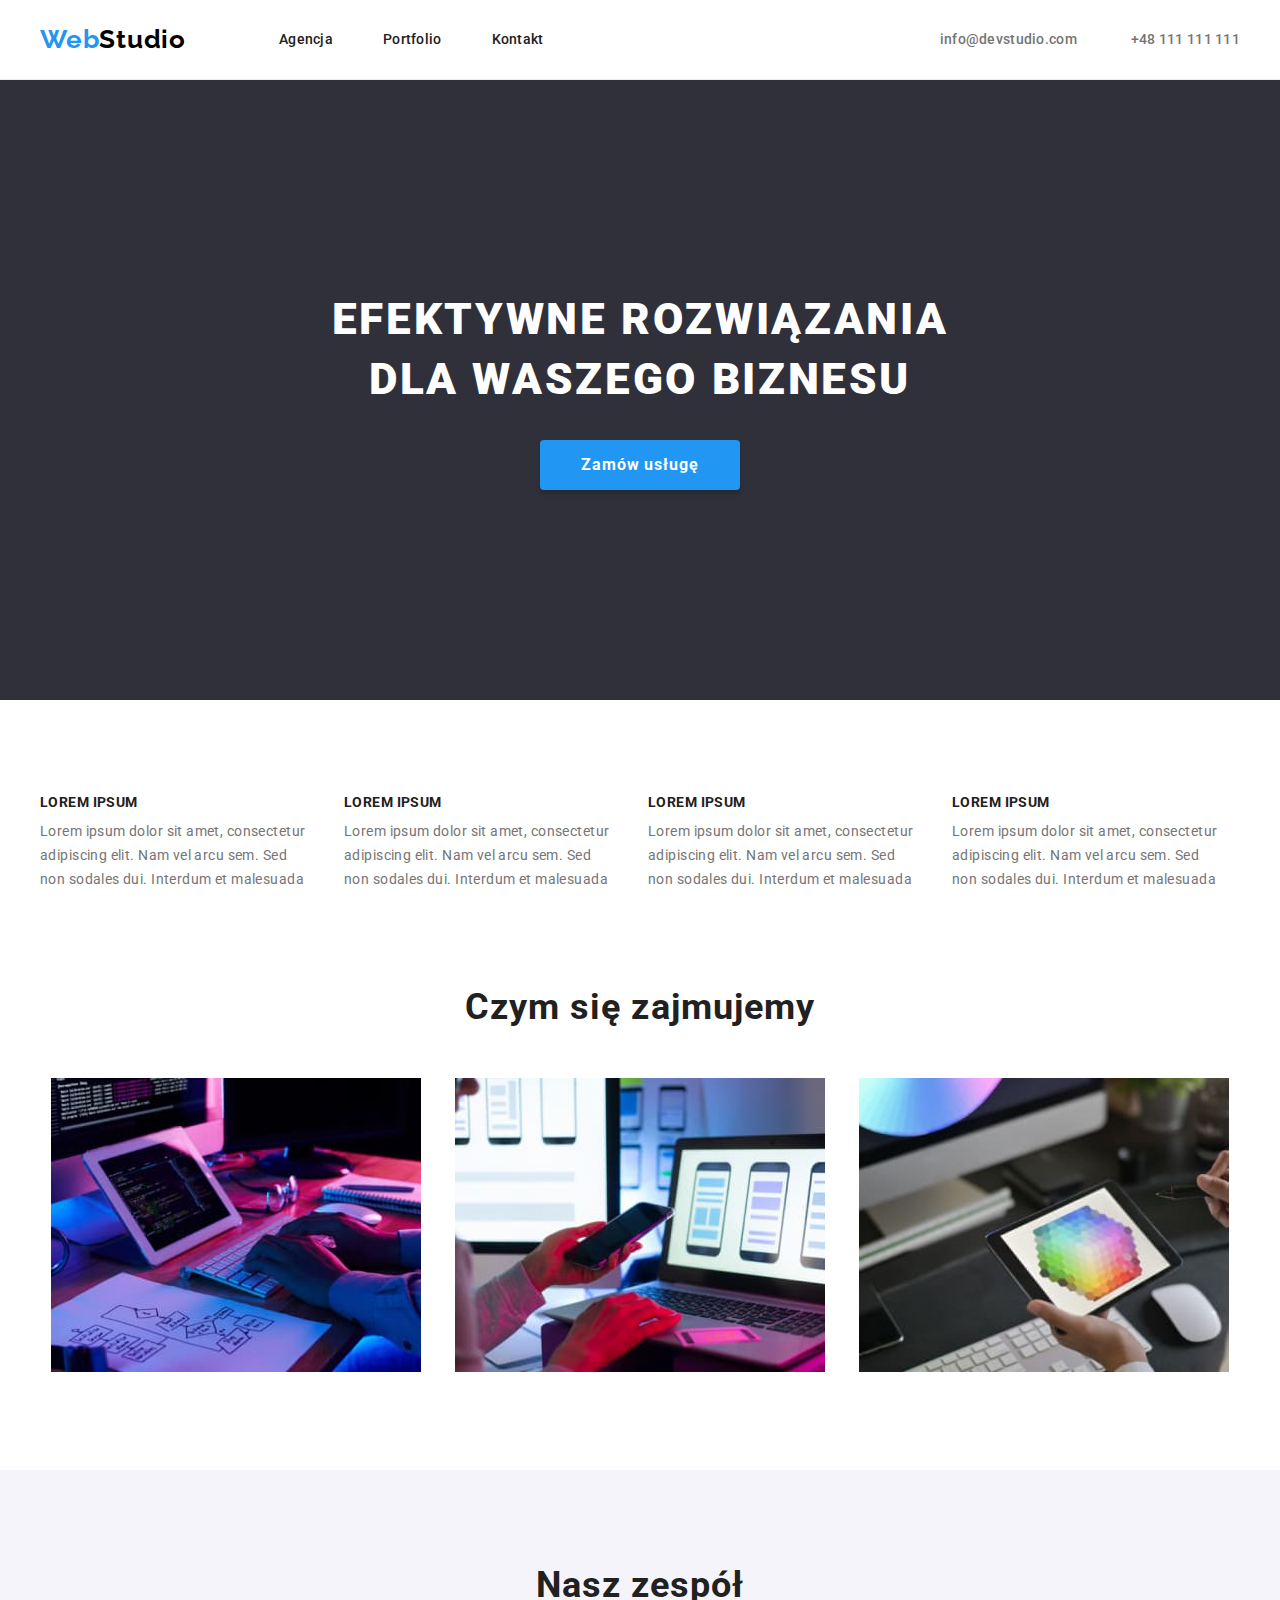
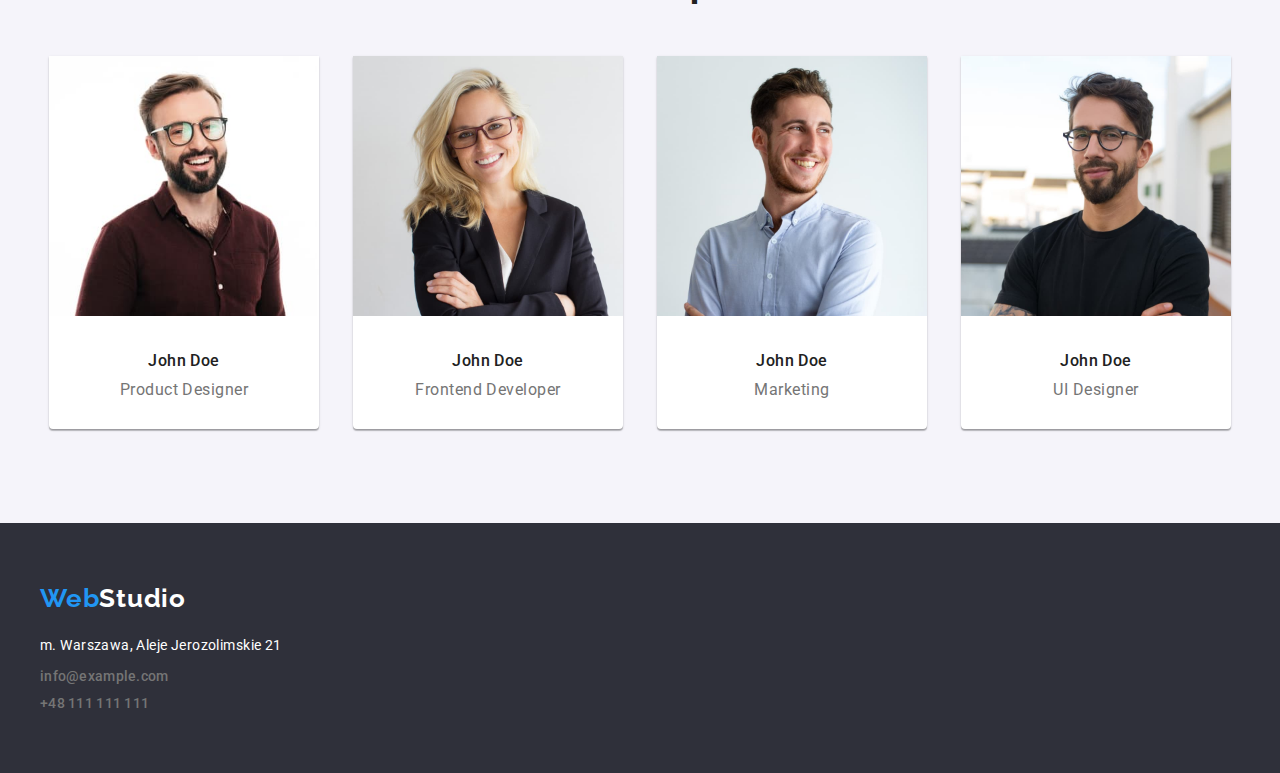
<file: index.html>
<!DOCTYPE html>
<html lang="pl">
  <head>
    <meta charset="UTF-8" />
    <meta http-equiv="X-UA-Compatible" content="IE=edge" />
    <meta name="viewport" content="width=device-width, initial-scale=1.0" />
    <link
      rel="stylesheet"
      href="https://cdnjs.cloudflare.com/ajax/libs/modern-normalize/1.1.0/modern-normalize.min.css"
    />
    <link rel="preconnect" href="https://fonts.googleapis.com" />
    <link rel="preconnect" href="https://fonts.gstatic.com" crossorigin />
    <link
      href="https://fonts.googleapis.com/css2?family=Raleway:wght@700&family=Roboto:wght@400;500;700;900&display=swap"
      rel="stylesheet"
    />
    <link rel="stylesheet" href="./css/styles.css" />
    <title>Studio</title>
  </head>

  <body>
    <header class="section--header header--border">
      <div class="container header">
        <a href="./" class="header__logo"
          >Web<span class="header__logo--color">Studio</span></a
        >
        <nav class="header__nav-bar">
          <ul>
            <li class="li--horizontal header__li--padding-right">
              <a href="./" class="header__link">Agencja</a>
            </li>
            <li class="li--horizontal header__li--padding-right">
              <a href="./portfolio.html" class="header__link">Portfolio</a>
            </li>
            <li class="li--horizontal">
              <a href="#" class="header__link">Kontakt</a>
            </li>
          </ul>
        </nav>
        <ul>
          <li class="li--horizontal header__contact--padding-right">
            <a href="mailto:info@devstudio.com" class="header__contact"
              >info@devstudio.com</a
            >
          </li>
          <li class="li--horizontal">
            <a href="tel:+48111111111" class="header__contact"
              >+48 111 111 111</a
            >
          </li>
        </ul>
      </div>
    </header>

    <main>
      <section class="section section--order">
        <div class="container order">
          <h1 class="order__h1 order__h1--margin-top">
            EFEKTYWNE ROZWIĄZANIA<br />
            DLA WASZEGO BIZNESU
          </h1>
          <button
            class="order__btn order__btn--margin-top order__btn--margin-bottom"
            type="button"
          >
            Zamów usługę
          </button>
        </div>
      </section>

      <section class="section">
        <div class="container">
          <ul>
            <li class="li--horizontal">
              <h3 class="articles__h3 articles__h3--margin-bottom">
                LOREM IPSUM
              </h3>
              <p class="articles__p articles__p--padding-right">
                Lorem ipsum dolor sit amet, consectetur adipiscing elit. Nam vel
                arcu sem. Sed non sodales dui. Interdum et malesuada
              </p>
            </li>
            <li class="li--horizontal">
              <h3 class="articles__h3 articles__h3--margin-bottom">
                LOREM IPSUM
              </h3>
              <p class="articles__p articles__p--padding-right">
                Lorem ipsum dolor sit amet, consectetur adipiscing elit. Nam vel
                arcu sem. Sed non sodales dui. Interdum et malesuada
              </p>
            </li>
            <li class="li--horizontal">
              <h3 class="articles__h3 articles__h3--margin-bottom">
                LOREM IPSUM
              </h3>
              <p class="articles__p articles__p--padding-right">
                Lorem ipsum dolor sit amet, consectetur adipiscing elit. Nam vel
                arcu sem. Sed non sodales dui. Interdum et malesuada
              </p>
            </li>
            <li class="li--horizontal">
              <h3 class="articles__h3 articles__h3--margin-bottom">
                LOREM IPSUM
              </h3>
              <p class="articles__p">
                Lorem ipsum dolor sit amet, consectetur adipiscing elit. Nam vel
                arcu sem. Sed non sodales dui. Interdum et malesuada
              </p>
            </li>
          </ul>
        </div>
      </section>

      <section class="section section--what-we-do">
        <div class="container what-we-do">
          <h2 class="what-we-do__h2 what-we-do__h2--margin-bottom">
            Czym się zajmujemy
          </h2>
          <ul>
            <li class="li--horizontal what-we-do__li--margin-right">
              <img
                src="./images/img_1.jpg"
                alt="Wpisywanie kodu"
                height="294"
                width="370"
              />
            </li>
            <li class="li--horizontal what-we-do__li--margin-right">
              <img
                src="./images/img_2.jpg"
                alt="Projektowanie interfejsu aplikacji mobilnej"
                height="294"
                width="370"
              />
            </li>
            <li class="li--horizontal">
              <img
                src="./images/img_3.jpg"
                alt="Dobieranie palety kolorów"
                height="294"
                width="370"
              />
            </li>
          </ul>
        </div>
      </section>

      <section class="section section--team">
        <div class="container team">
          <h2 class="team__h2 team__h2--margin-bottom">Nasz zespół</h2>
          <ul>
            <li class="li--horizontal team__li--margin-right">
              <figure class="team__card">
                <img
                  src="./images/team_1.jpg"
                  alt="John Doe, Product Designer"
                  height="260"
                  width="270"
                />
                <figcaption>
                  <h3 class="team__h3 team__h3--padding">John Doe</h3>
                  <p class="team__p team__p--padding-bottom">
                    Product Designer
                  </p>
                </figcaption>
              </figure>
            </li>
            <li class="li--horizontal team__li--margin-right">
              <figure class="team__card">
                <img
                  src="./images/team_2.jpg"
                  alt="John Doe, Frontend Developer"
                  height="260"
                  width="270"
                />
                <figcaption>
                  <h3 class="team__h3 team__h3--padding">John Doe</h3>
                  <p class="team__p team__p--padding-bottom">
                    Frontend Developer
                  </p>
                </figcaption>
              </figure>
            </li>
            <li class="li--horizontal team__li--margin-right">
              <figure class="team__card">
                <img
                  src="./images/team_3.jpg"
                  alt="John Doe, Marketing"
                  height="260"
                  width="270"
                />
                <figcaption>
                  <h3 class="team__h3 team__h3--padding">John Doe</h3>
                  <p class="team__p team__p--padding-bottom">Marketing</p>
                </figcaption>
              </figure>
            </li>
            <li class="li--horizontal">
              <figure class="team__card">
                <img
                  src="./images/team_4.jpg"
                  alt="John Doe, UI Designer"
                  height="260"
                  width="270"
                />
                <figcaption>
                  <h3 class="team__h3 team__h3--padding">John Doe</h3>
                  <p class="team__p team__p--padding-bottom">UI Designer</p>
                </figcaption>
              </figure>
            </li>
          </ul>
        </div>
      </section>
    </main>

    <footer class="section--footer">
      <div class="container footer">
        <a href="./" class="footer__logo footer__logo--margin-bottom"
          >Web<span class="footer__logo--color">Studio</span></a
        >
        <address class="footer__address">
          m. Warszawa, Aleje Jerozolimskie 21<br />
        </address>
        <ul class="ul--nostyle">
          <li class="footer__contact--margin">
            <a href="mailto:info@example.com" class="footer__contact"
              >info@example.com</a
            >
          </li>
          <li>
            <a href="tel:+48111111111" class="footer__contact"
              >+48 111 111 111</a
            >
          </li>
        </ul>
      </div>
    </footer>
  </body>
</html>
</file>
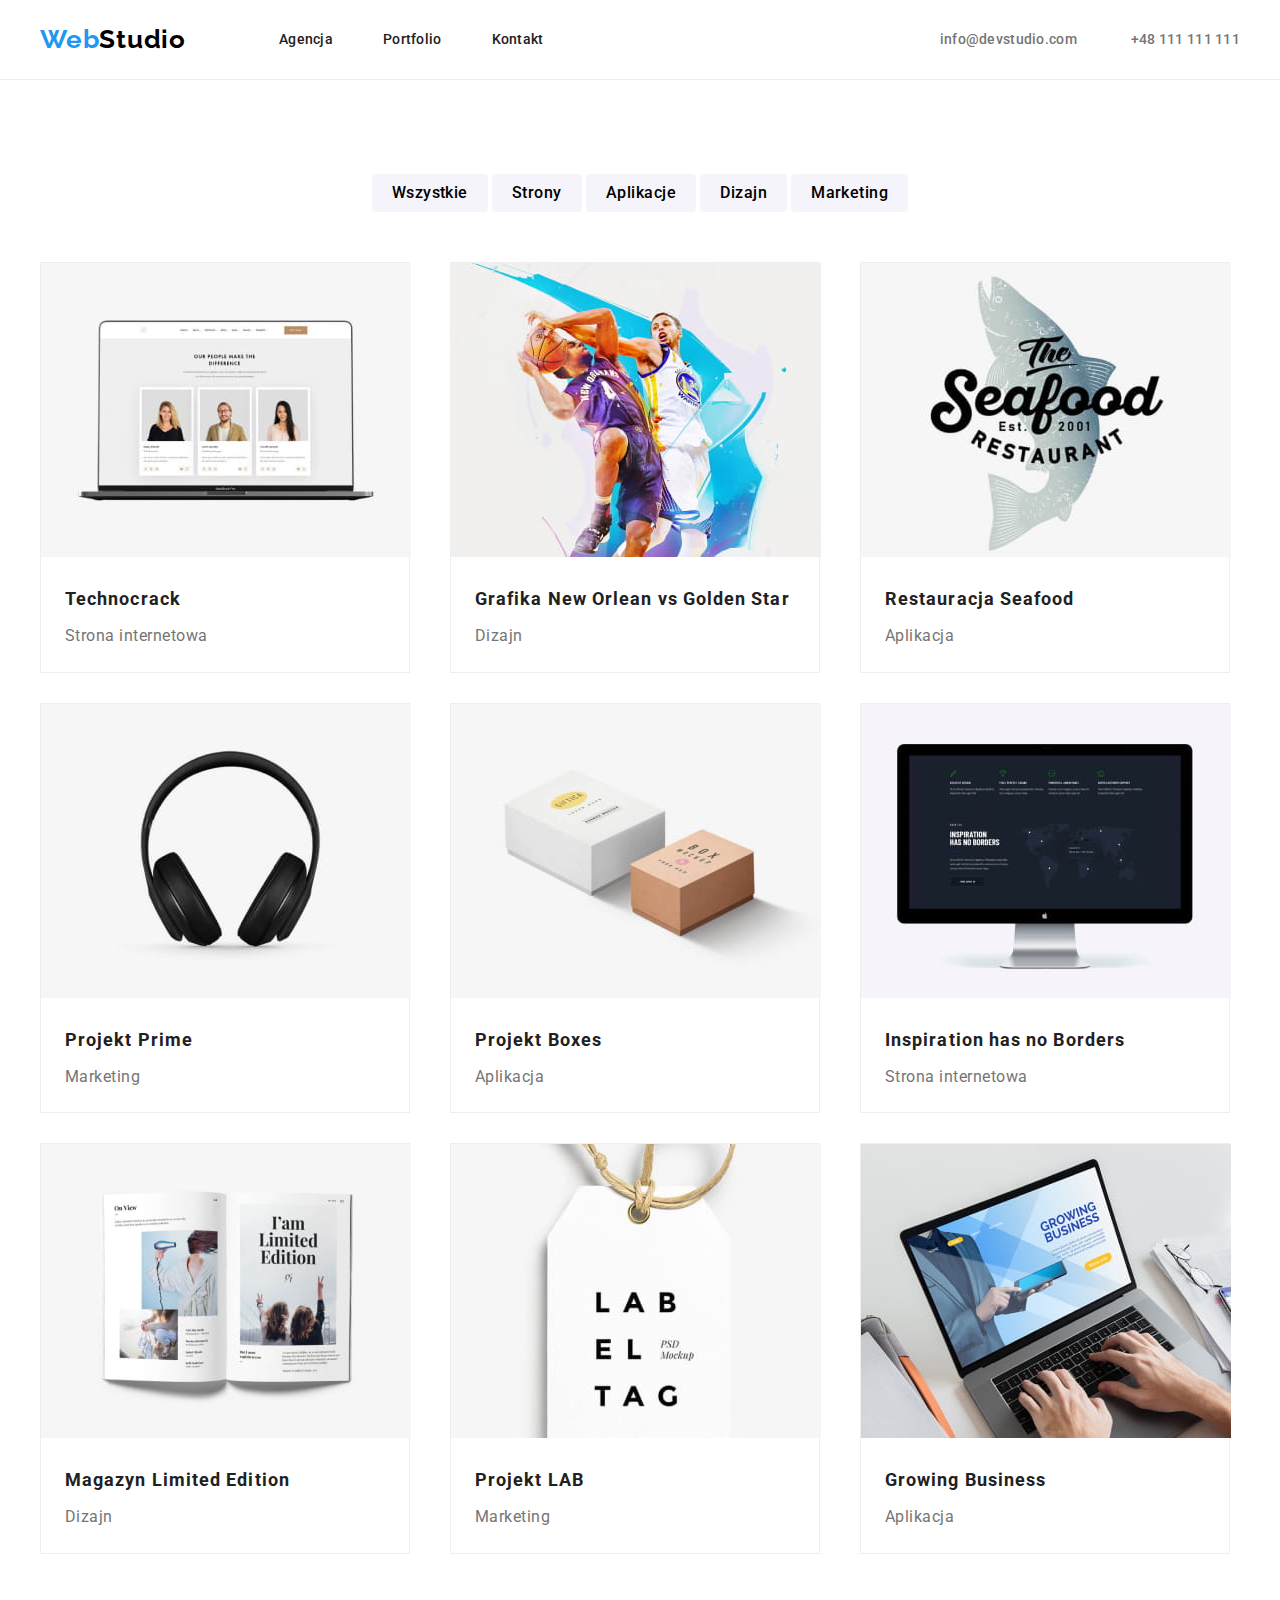
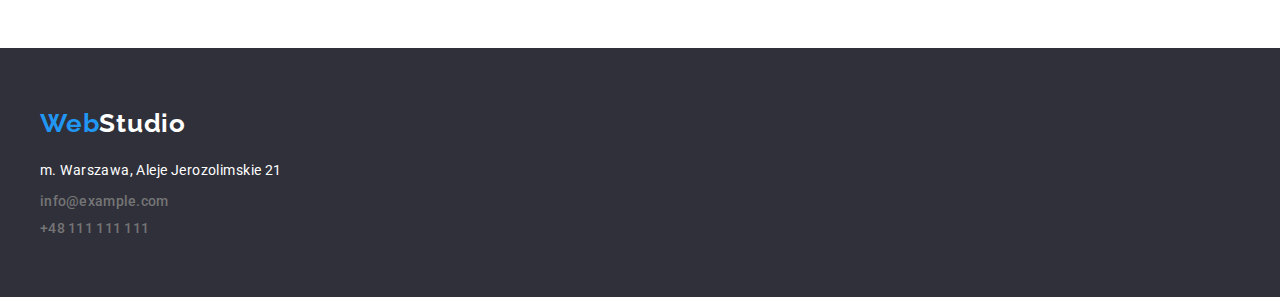
<file: portfolio.html>
<!DOCTYPE html>
<html lang="pl">
  <head>
    <meta charset="UTF-8" />
    <meta http-equiv="X-UA-Compatible" content="IE=edge" />
    <meta name="viewport" content="width=device-width, initial-scale=1.0" />
    <link
      rel="stylesheet"
      href="https://cdnjs.cloudflare.com/ajax/libs/modern-normalize/1.1.0/modern-normalize.min.css"
    />
    <link rel="preconnect" href="https://fonts.googleapis.com" />
    <link rel="preconnect" href="https://fonts.gstatic.com" crossorigin />
    <link
      href="https://fonts.googleapis.com/css2?family=Raleway:wght@700&family=Roboto:wght@400;500;700;900&display=swap"
      rel="stylesheet"
    />
    <link rel="stylesheet" href="./css/styles.css" />
    <title>Studio</title>
  </head>

  <body>
    <header class="section--header header--border">
      <div class="container header">
        <a href="./" class="header__logo"
          >Web<span class="header__logo--color">Studio</span></a
        >
        <nav class="header__nav-bar">
          <ul>
            <li class="li--horizontal header__li--padding-right">
              <a href="./" class="header__link">Agencja</a>
            </li>
            <li class="li--horizontal header__li--padding-right">
              <a href="./portfolio.html" class="header__link">Portfolio</a>
            </li>
            <li class="li--horizontal">
              <a href="#" class="header__link">Kontakt</a>
            </li>
          </ul>
        </nav>
        <ul>
          <li class="li--horizontal header__contact--padding-right">
            <a href="mailto:info@devstudio.com" class="header__contact"
              >info@devstudio.com</a
            >
          </li>
          <li class="li--horizontal">
            <a href="tel:+48111111111" class="header__contact"
              >+48 111 111 111</a
            >
          </li>
        </ul>
      </div>
    </header>

    <main class="portfolio-main">
      <section class="section section--portfolio">
        <div class="container portfolio">
          <ul class="portfolio__btns--margin-bottom">
            <li class="li--horizontal">
              <button class="portfolio__btn" type="button">Wszystkie</button>
            </li>
            <li class="li--horizontal">
              <button class="portfolio__btn" type="button">Strony</button>
            </li>
            <li class="li--horizontal">
              <button class="portfolio__btn" type="button">Aplikacje</button>
            </li>
            <li class="li--horizontal">
              <button class="portfolio__btn" type="button">Dizajn</button>
            </li>
            <li class="li--horizontal">
              <button class="portfolio__btn" type="button">Marketing</button>
            </li>
          </ul>

          <ul class="container portfolio-grid ul--nostyle">
            <li class="portfolio-grid__card--li">
              <figure class="portfolio-grid__card">
                <img
                  src="./images/technocrack.jpg"
                  alt="Strona internetowa"
                  width="370"
                  height="294"
                />
                <figcaption>
                  <h3 class="portfolio__h3 portfolio__h3--padding">
                    Technocrack
                  </h3>
                  <p class="portfolio__p portfolio__p--padding">
                    Strona internetowa
                  </p>
                </figcaption>
              </figure>
            </li>
            <li class="portfolio-grid__card--li">
              <figure class="portfolio-grid__card">
                <img
                  src="./images/neworlean.jpg"
                  alt="Dwóch koszykarzy"
                  width="370"
                  height="294"
                />
                <figcaption>
                  <h3 class="portfolio__h3 portfolio__h3--padding">
                    Grafika New Orlean vs Golden Star
                  </h3>
                  <p class="portfolio__p portfolio__p--padding">Dizajn</p>
                </figcaption>
              </figure>
            </li>
            <li class="portfolio-grid__card--li">
              <figure class="portfolio-grid__card">
                <img
                  src="./images/seafood.jpg"
                  alt="Logo restauracji"
                  width="370"
                  height="294"
                />
                <figcaption>
                  <h3 class="portfolio__h3 portfolio__h3--padding">
                    Restauracja Seafood
                  </h3>
                  <p class="portfolio__p portfolio__p--padding">Aplikacja</p>
                </figcaption>
              </figure>
            </li>
            <li class="portfolio-grid__card--li">
              <figure class="portfolio-grid__card">
                <img
                  src="./images/prime.jpg"
                  alt="Słuchawki"
                  width="370"
                  height="294"
                />
                <figcaption>
                  <h3 class="portfolio__h3 portfolio__h3--padding">
                    Projekt Prime
                  </h3>
                  <p class="portfolio__p portfolio__p--padding">Marketing</p>
                </figcaption>
              </figure>
            </li>
            <li class="portfolio-grid__card--li">
              <figure class="portfolio-grid__card">
                <img
                  src="./images/boxes.jpg"
                  alt="Dwa pudełka"
                  width="370"
                  height="294"
                />
                <figcaption>
                  <h3 class="portfolio__h3 portfolio__h3--padding">
                    Projekt Boxes
                  </h3>
                  <p class="portfolio__p portfolio__p--padding">Aplikacja</p>
                </figcaption>
              </figure>
            </li>
            <li class="portfolio-grid__card--li">
              <figure class="portfolio-grid__card">
                <img
                  src="./images/borders.jpg"
                  alt="Strona internetowa"
                  width="370"
                  height="294"
                />
                <figcaption>
                  <h3 class="portfolio__h3 portfolio__h3--padding">
                    Inspiration has no Borders
                  </h3>
                  <p class="portfolio__p portfolio__p--padding">
                    Strona internetowa
                  </p>
                </figcaption>
              </figure>
            </li>
            <li class="portfolio-grid__card--li">
              <figure class="portfolio-grid__card">
                <img
                  src="./images/magazyn.jpg"
                  alt="Gazeta"
                  width="370"
                  height="294"
                />
                <figcaption>
                  <h3 class="portfolio__h3 portfolio__h3--padding">
                    Magazyn Limited Edition
                  </h3>
                  <p class="portfolio__p portfolio__p--padding">Dizajn</p>
                </figcaption>
              </figure>
            </li>
            <li class="portfolio-grid__card--li">
              <figure class="portfolio-grid__card">
                <img
                  src="./images/lab.jpg"
                  alt="Metka na sznurku"
                  width="370"
                  height="294"
                />
                <figcaption>
                  <h3 class="portfolio__h3 portfolio__h3--padding">
                    Projekt LAB
                  </h3>
                  <p class="portfolio__p portfolio__p--padding">Marketing</p>
                </figcaption>
              </figure>
            </li>
            <li class="portfolio-grid__card--li">
              <figure class="portfolio-grid__card">
                <img
                  src="./images/business.jpg"
                  alt="Praca przy komputerze"
                  width="370"
                  height="294"
                />
                <figcaption>
                  <h3 class="portfolio__h3 portfolio__h3--padding">
                    Growing Business
                  </h3>
                  <p class="portfolio__p portfolio__p--padding">Aplikacja</p>
                </figcaption>
              </figure>
            </li>
          </ul>
        </div>
      </section>
    </main>

    <footer class="section--footer">
      <div class="container footer">
        <a href="./" class="footer__logo footer__logo--margin-bottom"
          >Web<span class="footer__logo--color">Studio</span></a
        >
        <address class="footer__address">
          m. Warszawa, Aleje Jerozolimskie 21<br />
        </address>
        <ul class="ul--nostyle">
          <li class="footer__contact--margin">
            <a href="mailto:info@example.com" class="footer__contact"
              >info@example.com</a
            >
          </li>
          <li>
            <a href="tel:+48111111111" class="footer__contact"
              >+48 111 111 111</a
            >
          </li>
        </ul>
      </div>
    </footer>
  </body>
</html>
</file>
<file: css/styles.css>
:root {
  --active-element: #2196f3;
  --bg-color-main: #fff;
  --bg-color-accent1: #f5f4fa;
  --bg-color-accent2: #2f303a;
  --second-font-color: #757575;
  --font-color: #212121;
}

/* == BLOCK == */

body {
  font-family: "Roboto", sans-serif;
  color: var(--font-color);
}
h1,
h2,
h3,
p,
ul,
figure {
  margin: 0;
  padding: 0;
  border: 0;
}

.container {
  display: flex;
  max-width: 1200px;
  width: 100%;
  margin: 0 auto;
}

.section {
  padding-top: 94px;
  padding-bottom: 94px;
}

.header {
  justify-content: space-between;
  align-items: center;
  padding-top: 24px;
  padding-bottom: 24px;
}

.order {
  flex-direction: column;
  align-items: center;
}

.what-we-do {
  flex-direction: column;
  align-items: center;
}

.team {
  flex-direction: column;
  align-items: center;
}

.footer {
  flex-direction: column;
  padding: 60px 0;
}

.portfolio {
  flex-direction: column;
  align-items: center;
}

.portfolio-grid {
  display: flex;
  flex-wrap: wrap;
  gap: 30px;
}

/* == MODIFIER == */

.section--header {
  background-color: var(--bg-color-main);
}

.header--border {
  border-bottom: 1px solid #ececec;
}

.li--horizontal {
  display: inline-block;
}

.header__logo--color {
  color: #000;
}

.header__contact--padding-right {
  margin-right: 50px;
}

.header__li--padding-right {
  margin-right: 46px;
}

.section--order {
  background-color: var(--bg-color-accent2);
}

.order__h1--margin-top {
  margin-top: 116px;
}

.order__btn--margin-top {
  margin-top: 30px;
}

.order__btn--margin-bottom {
  margin-bottom: 116px;
}

.articles__h3--margin-bottom {
  margin-bottom: 10px;
}

.articles__p--padding-right {
  margin-right: 30px;
}

.section--what-we-do {
  padding-top: 0px;
}

.what-we-do__h2--margin-bottom {
  margin-bottom: 50px;
}

.what-we-do__li--margin-right {
  margin-right: 30px;
}

.section--team {
  background-color: var(--bg-color-accent1);
}

.team__li--margin-right {
  margin-right: 30px;
}

.team__h2--margin-bottom {
  margin-bottom: 50px;
}

.team__h3--padding {
  padding-top: 30px;
  padding-bottom: 10px;
}

.team__p--padding-bottom {
  padding-bottom: 30px;
}

.section--footer {
  background-color: var(--bg-color-accent2);
}

.footer__logo--margin-bottom {
  margin-bottom: 20px;
}

.footer__logo--color {
  color: #fff;
}

.ul--nostyle {
  list-style: none;
}

.footer__contact--margin {
  margin: 9px 0;
}

.portfolio__btns--margin-bottom {
  margin-bottom: 50px;
}

.portfolio-grid__card--li {
  flex-basis: calc((100% - 60px) / 3);
}

.portfolio__h3--padding {
  padding-top: 20px;
  padding-bottom: 4px;
  padding-left: 24px;
}

.portfolio__p--padding {
  padding-bottom: 20px;
  padding-left: 24px;
}

/* == ELEMENT == */

.header__link {
  font-size: 14px;
  line-height: 1.15;
  font-weight: 500;
  letter-spacing: 0.02em;
  color: var(--font-color);
  text-decoration: none;
}

.header__link:focus,
.header__link:hover {
  color: var(--active-element);
}

.header__contact {
  font-size: 14px;
  line-height: 1.15;
  font-weight: 500;
  letter-spacing: 0.02em;
  color: var(--second-font-color);
  text-decoration: none;
}

.header__contact:focus,
.header__contact:hover {
  color: var(--active-element);
}

.header__nav-bar {
  justify-self: flex-start;
  flex-grow: 2;
}

.header__logo {
  font-family: "Raleway";
  font-weight: 700;
  font-size: 26px;
  line-height: 1.2;
  letter-spacing: 0.03em;
  color: var(--active-element);
  text-decoration: none;
  margin-right: 93px;
}

.order__h1 {
  font-size: 44px;
  line-height: 1.36;
  font-weight: 900;
  letter-spacing: 0.06em;
  color: #fff;
  text-align: center;
}

.order__btn {
  width: 200px;
  height: 50px;
  font-size: 16px;
  line-height: 1.88;
  font-weight: 700;
  letter-spacing: 0.06em;
  color: #fff;
  background-color: var(--active-element);
  box-shadow: 0px 4px 4px rgba(0, 0, 0, 0.15);
  border-style: none;
  border-radius: 4px;
}

.order__btn:hover,
.order__btn:focus {
  cursor: pointer;
  opacity: 0.8;
}

.order__btn:active {
  cursor: pointer;
  opacity: 0.5;
  box-shadow: inset 0px 4px 4px rgba(0, 0, 0, 0.15);
}

.articles__h3 {
  font-size: 14px;
  line-height: 1.15;
  font-weight: 700;
  letter-spacing: 0.03em;
}

.articles__p {
  font-size: 14px;
  line-height: 1.71;
  letter-spacing: 0.03em;
  color: var(--second-font-color);
  inline-size: 270px;
  overflow-wrap: break-word;
}

.what-we-do__h2 {
  font-size: 36px;
  line-height: 1.17;
  font-weight: 700;
  letter-spacing: 0.03em;
}

.team__h2 {
  font-size: 36px;
  line-height: 1.17;
  font-weight: 700;
  letter-spacing: 0.03em;
}

.team__card {
  background: #ffffff;
  box-shadow: 0px 1px 3px rgba(0, 0, 0, 0.12), 0px 1px 1px rgba(0, 0, 0, 0.14),
    0px 2px 1px rgba(0, 0, 0, 0.2);
  border-radius: 0px 0px 4px 4px;
}

.team__h3 {
  font-size: 16px;
  line-height: 1.19;
  font-weight: 500;
  letter-spacing: 0.03em;
  text-align: center;
}

.team__p {
  font-size: 16px;
  line-height: 1.19;
  color: var(--second-font-color);
  letter-spacing: 0.03em;
  text-align: center;
}

.footer__logo {
  font-family: "Raleway";
  font-weight: 700;
  font-size: 26px;
  line-height: 1.2;
  letter-spacing: 0.03em;
  color: var(--active-element);
  text-decoration: none;
}

.footer__address {
  font-size: 14px;
  line-height: 1.71;
  font-style: normal;
  letter-spacing: 0.03em;
  color: #fff;
}

.footer__contact {
  font-size: 14px;
  line-height: 1.15;
  font-weight: 500;
  letter-spacing: 0.02em;
  color: var(--second-font-color);
  text-decoration: none;
}

.footer__contact:focus,
.footer__contact:hover {
  color: var(--active-element);
}

.portfolio__btn {
  font-size: 16px;
  line-height: 1.62;
  font-weight: 500;
  letter-spacing: 0.03em;
  background: #f5f4fa;
  border-style: none;
  border-radius: 4px;
  padding: 6px 20px;
}

.portfolio__btn:focus,
.portfolio__btn:hover {
  background-color: var(--active-element);
  color: #fff;
  cursor: pointer;
  box-shadow: 0px 3px 1px rgba(0, 0, 0, 0.1), 0px 1px 2px rgba(0, 0, 0, 0.08),
    0px 2px 2px rgba(0, 0, 0, 0.12);
  border-radius: 4px;
}

.portfolio__btn:active {
  opacity: 0.8;
  box-shadow: inset 0px 4px 4px rgba(0, 0, 0, 0.15),
    0px 3px 1px rgba(0, 0, 0, 0.1), 0px 1px 2px rgba(0, 0, 0, 0.08),
    0px 2px 2px rgba(0, 0, 0, 0.12);
}

.portfolio-grid__card {
  background: #ffffff;
  border: 1px solid #eeeeee;
  width: 370px;
}

.portfolio__h3 {
  font-size: 18px;
  line-height: 2;
  font-weight: 700;
  letter-spacing: 0.06em;
}

.portfolio__p {
  font-size: 16px;
  line-height: 1.88;
  color: var(--second-font-color);
  letter-spacing: 0.03em;
}
</file>
